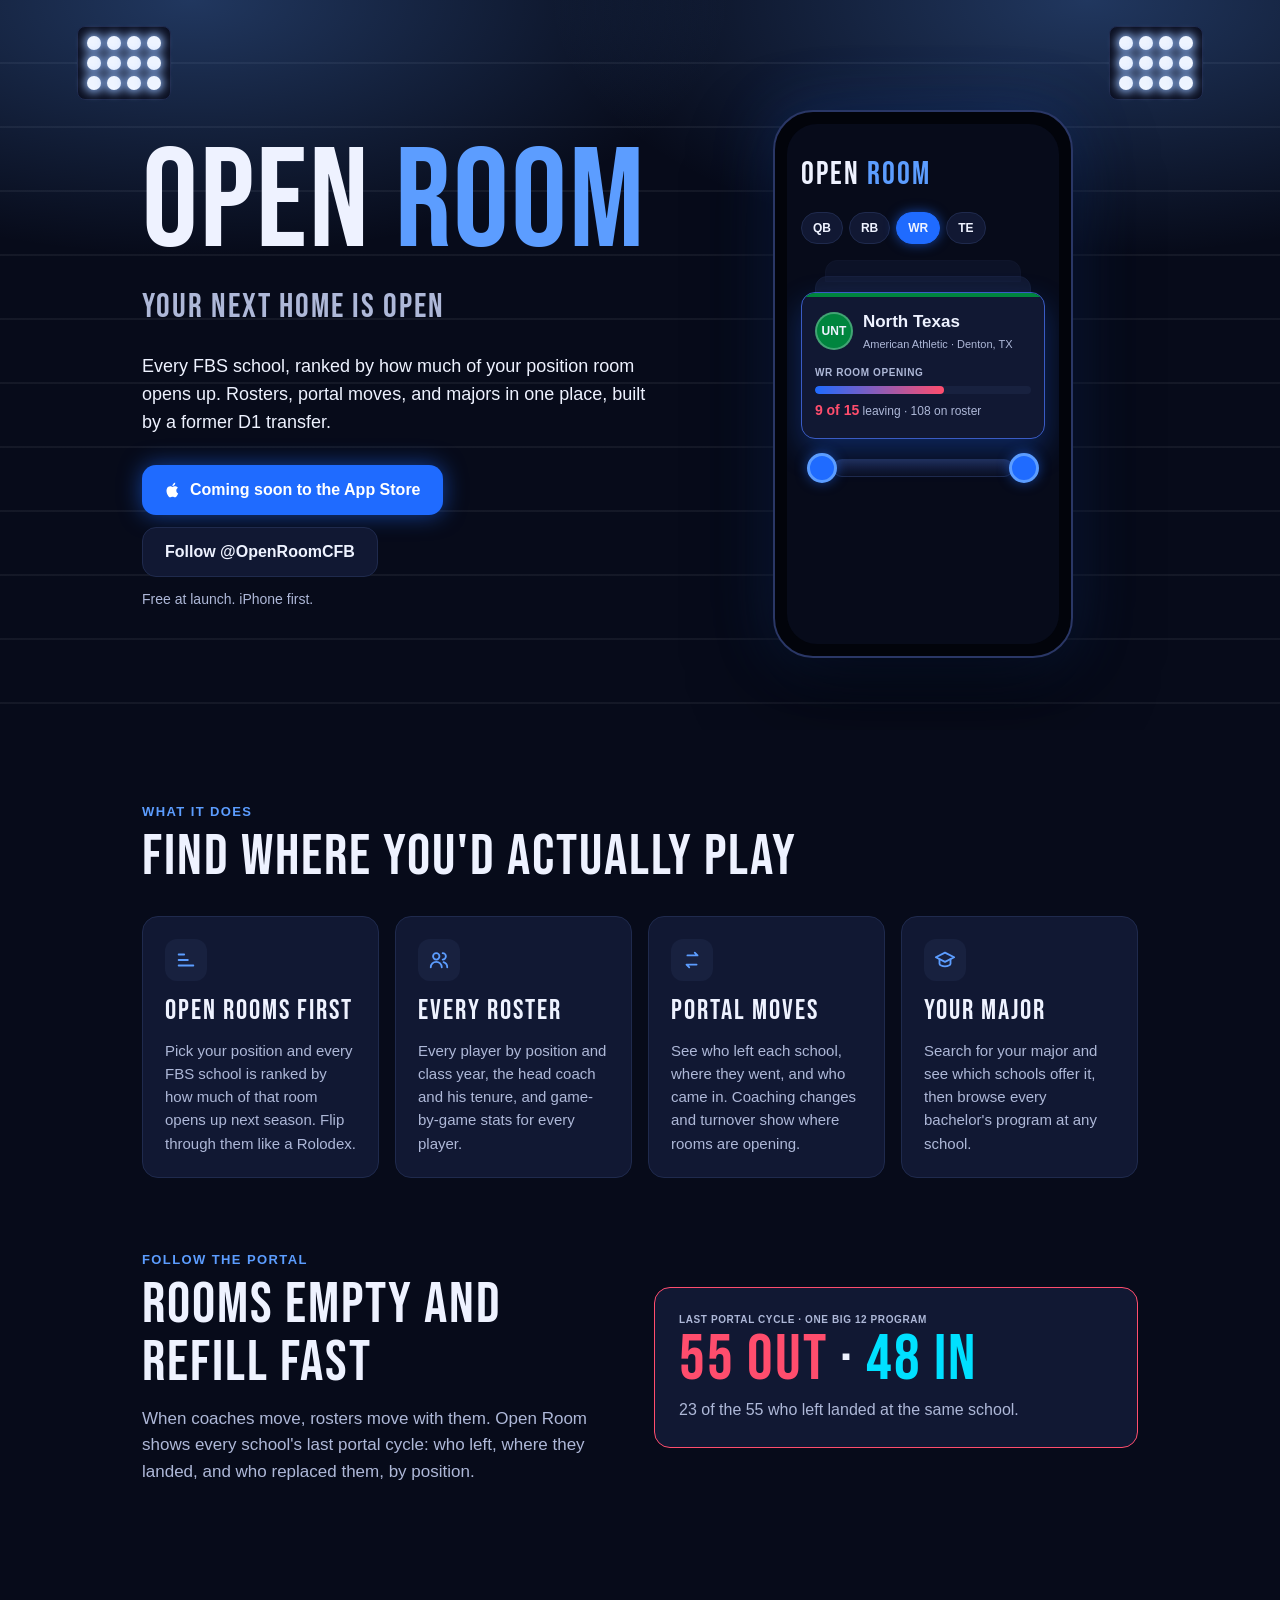
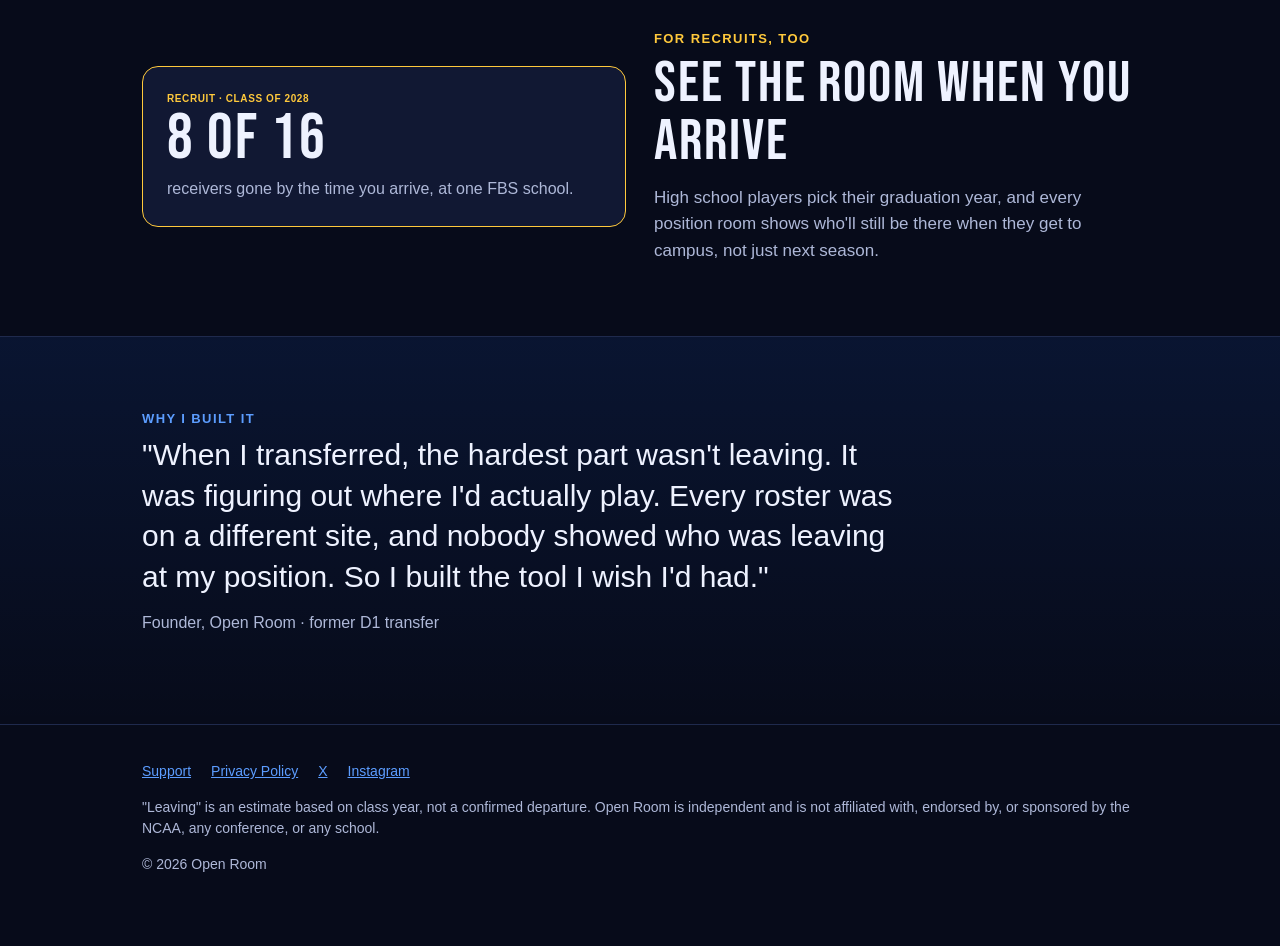
<file: index.html>
<!doctype html>
<html lang="en">
<head>
<meta charset="utf-8">
<meta name="viewport" content="width=device-width, initial-scale=1">
<title>Open Room · Your next home is open</title>
<meta name="description" content="Open Room ranks every FBS school by how much of your position room opens up, with rosters, portal moves, and majors. Built by a former D1 transfer.">
<link rel="preconnect" href="https://fonts.googleapis.com">
<link rel="preconnect" href="https://fonts.gstatic.com" crossorigin>
<link rel="stylesheet" href="https://fonts.googleapis.com/css2?family=Bebas+Neue&display=swap">
<style>
:root{--bg:#070B1A;--surface:#111833;--surface2:#18213F;--border:#1F2A4D;--text:#EEF2FF;--muted:#AEB8D8;--accent:#1F6BFF;--accentText:#5C9DFF;--cyan:#00E0FF;--hot:#FF4D6D;--gold:#FFC93C}
*{box-sizing:border-box}
html{-webkit-text-size-adjust:100%}
body{margin:0;background:var(--bg);color:var(--text);font-family:-apple-system,BlinkMacSystemFont,"Segoe UI",Helvetica,sans-serif;line-height:1.55}
a{color:var(--accentText)}
.display{font-family:"Bebas Neue","Arial Narrow",sans-serif;letter-spacing:2px;font-weight:400}
.wrap{max-width:1040px;margin:0 auto;padding:0 22px}

/* Hero */
.hero{position:relative;overflow:hidden;padding:110px 0 72px;
  background:
    radial-gradient(60% 50% at 15% 0%,rgba(92,157,255,.30) 0%,transparent 70%),
    radial-gradient(60% 50% at 85% 0%,rgba(92,157,255,.30) 0%,transparent 70%),
    repeating-linear-gradient(180deg,transparent 0 62px,rgba(238,242,255,.06) 62px 64px),
    var(--bg)}
.bank{position:absolute;top:26px;display:grid;grid-template-columns:repeat(4,14px);gap:6px;padding:9px;border-radius:8px;background:#0B1022;border:1px solid var(--border)}
.bank.left{left:6%}.bank.right{right:6%}
.bulb{width:14px;height:14px;border-radius:50%;background:#EEF4FF;box-shadow:0 0 10px 3px rgba(150,190,255,.85);animation:flick .6s linear both}
@keyframes flick{0%{background:#1A2340;box-shadow:none}25%{background:#EEF4FF;box-shadow:0 0 10px 3px rgba(150,190,255,.85)}35%{background:#2A3766;box-shadow:none}50%,100%{background:#EEF4FF;box-shadow:0 0 10px 3px rgba(150,190,255,.85)}}
.hero-grid{display:grid;grid-template-columns:1.1fr .9fr;gap:40px;align-items:center}
.title{margin:0;font-size:clamp(76px,13vw,140px);line-height:.88;animation:slam .6s cubic-bezier(.2,.9,.3,1.2) .5s both}
.title span{color:var(--accentText)}
@keyframes slam{0%{opacity:0;transform:scale(1.35);filter:blur(8px)}100%{opacity:1;transform:scale(1);filter:blur(0)}}
.tagline{margin:14px 0 0;font-size:clamp(24px,3.4vw,34px);color:var(--muted);animation:up .5s ease-out .9s both}
@keyframes up{from{opacity:0;transform:translateY(10px)}to{opacity:1;transform:none}}
.lead{max-width:520px;font-size:18px;color:var(--text);margin:20px 0 28px}
.ctas{display:flex;flex-wrap:wrap;gap:12px}
.btn{display:inline-flex;align-items:center;justify-content:center;gap:8px;min-height:50px;padding:0 22px;border-radius:14px;font-weight:700;font-size:16px;text-decoration:none}
.btn.primary{background:var(--accent);color:#fff;box-shadow:0 0 22px rgba(31,107,255,.55)}
.btn.ghost{border:1px solid var(--border);background:var(--surface);color:var(--text)}
.btn.soon{cursor:default}
.note{margin-top:12px;font-size:14px;color:var(--muted)}

/* Phone */
.phone{justify-self:center;width:300px;border-radius:40px;padding:12px;background:#02040B;border:2px solid #2A3766;box-shadow:0 30px 80px rgba(0,0,0,.6),0 0 60px rgba(31,107,255,.25)}
.screen{border-radius:30px;background:var(--bg);padding:26px 14px 18px;min-height:520px;position:relative;overflow:hidden}
.screen h3{margin:0 0 4px;font-size:32px}
.screen h3 span{color:var(--accentText)}
.chips{display:flex;gap:6px;margin:12px 0 16px}
.chip{padding:6px 11px;border-radius:999px;border:1px solid var(--border);background:var(--surface);font-size:12px;font-weight:700}
.chip.on{background:var(--accent);border-color:var(--accent);box-shadow:0 0 12px rgba(31,107,255,.6)}
.peek{height:22px;margin:0 14px -6px;border-radius:12px 12px 0 0;background:var(--surface2);border:1px solid var(--border);opacity:.6}
.peek.p2{margin:0 24px -6px;opacity:.35}
.card{position:relative;border-radius:14px;background:var(--surface);border:1px solid #3A5BC4;overflow:hidden;box-shadow:0 12px 30px rgba(31,107,255,.3)}
.stripe{height:4px;background:#00853E}
.cbody{padding:12px 13px 16px}
.row{display:flex;align-items:center;gap:10px}
.badge{width:38px;height:38px;border-radius:50%;background:#00853E;border:2px solid rgba(238,242,255,.28);display:flex;align-items:center;justify-content:center;font-weight:800;font-size:12px}
.cname{font-size:17px;font-weight:800}
.csub{font-size:11px;color:var(--muted)}
.lbl{display:block;margin-top:12px;font-size:10px;font-weight:700;letter-spacing:.6px;color:var(--muted)}
.track{height:8px;border-radius:999px;background:var(--surface2);overflow:hidden;margin:6px 0}
.fill{height:100%;width:60%;border-radius:999px;background:linear-gradient(90deg,var(--accent),var(--hot))}
.count{font-size:12px;color:var(--muted)}.count b{color:var(--hot);font-size:14px}
.drum{display:flex;align-items:center;margin:14px 6px 0}
.knob{width:30px;height:30px;border-radius:50%;background:var(--accent);border:3px solid var(--accentText);box-shadow:0 0 12px rgba(31,107,255,.5);z-index:1}
.axle{flex:1;height:18px;margin:0 -4px;border-radius:9px;background:linear-gradient(180deg,#1F2A4D,#111833 55%,#0B1022);border:1px solid var(--border)}

/* Sections */
section{padding:72px 0}
.kicker{font-size:13px;font-weight:800;letter-spacing:1.4px;color:var(--accentText);text-transform:uppercase;margin:0 0 6px}
h2{margin:0 0 30px;font-size:clamp(40px,6vw,58px);line-height:1}
.features{display:grid;grid-template-columns:repeat(auto-fit,minmax(220px,1fr));gap:16px}
.feat{background:var(--surface);border:1px solid var(--border);border-radius:16px;padding:22px}
.feat h3{margin:8px 0 6px;font-size:28px}
.feat p{margin:0;color:var(--muted);font-size:15px}
.icon{width:42px;height:42px;border-radius:12px;display:flex;align-items:center;justify-content:center;background:var(--surface2)}
.split{display:grid;grid-template-columns:1fr 1fr;gap:28px;align-items:center}
.stat{background:var(--surface);border:1px solid var(--hot);border-radius:16px;padding:24px}
.stat .big{font-size:64px;line-height:1}
.stat .big .out{color:var(--hot)}.stat .big .in{color:var(--cyan)}
.story{background:linear-gradient(180deg,rgba(31,107,255,.10),transparent);border-top:1px solid var(--border);border-bottom:1px solid var(--border)}
.quote{font-size:clamp(22px,3vw,30px);line-height:1.35;max-width:760px;margin:0}
.sign{margin-top:14px;color:var(--muted)}
footer{padding:36px 0 56px;color:var(--muted);font-size:14px}
footer nav{display:flex;gap:20px;flex-wrap:wrap;margin-bottom:14px}
@media (max-width:820px){.hero{padding-top:96px}.hero-grid,.split{grid-template-columns:1fr}.phone{margin-top:10px}.bank.left{left:4%}.bank.right{right:4%}}
@media (prefers-reduced-motion:reduce){*{animation:none!important}}
</style>
</head>
<body>

<header class="hero">
  <div class="bank left" aria-hidden="true">
    <i class="bulb" style="animation-delay:.10s"></i><i class="bulb" style="animation-delay:.13s"></i><i class="bulb" style="animation-delay:.16s"></i><i class="bulb" style="animation-delay:.19s"></i>
    <i class="bulb" style="animation-delay:.19s"></i><i class="bulb" style="animation-delay:.22s"></i><i class="bulb" style="animation-delay:.25s"></i><i class="bulb" style="animation-delay:.28s"></i>
    <i class="bulb" style="animation-delay:.28s"></i><i class="bulb" style="animation-delay:.31s"></i><i class="bulb" style="animation-delay:.34s"></i><i class="bulb" style="animation-delay:.37s"></i>
  </div>
  <div class="bank right" aria-hidden="true">
    <i class="bulb" style="animation-delay:.35s"></i><i class="bulb" style="animation-delay:.38s"></i><i class="bulb" style="animation-delay:.41s"></i><i class="bulb" style="animation-delay:.44s"></i>
    <i class="bulb" style="animation-delay:.44s"></i><i class="bulb" style="animation-delay:.47s"></i><i class="bulb" style="animation-delay:.50s"></i><i class="bulb" style="animation-delay:.53s"></i>
    <i class="bulb" style="animation-delay:.53s"></i><i class="bulb" style="animation-delay:.56s"></i><i class="bulb" style="animation-delay:.59s"></i><i class="bulb" style="animation-delay:.62s"></i>
  </div>

  <div class="wrap hero-grid">
    <div>
      <h1 class="title display">OPEN <span>ROOM</span></h1>
      <p class="tagline display">Your next home is open</p>
      <p class="lead">Every FBS school, ranked by how much of your position room opens up. Rosters, portal moves, and majors in one place, built by a former D1 transfer.</p>
      <div class="ctas">
        <span class="btn primary soon" role="text"><svg width="18" height="18" viewBox="0 0 24 24" fill="currentColor" aria-hidden="true"><path d="M16.4 12.6c0-2.4 2-3.6 2.1-3.7-1.1-1.7-2.9-1.9-3.5-1.9-1.5-.2-2.9.9-3.7.9-.8 0-1.9-.9-3.2-.8-1.6 0-3.1 1-4 2.4-1.7 3-.4 7.4 1.2 9.8.8 1.2 1.8 2.5 3 2.4 1.2 0 1.7-.8 3.1-.8s1.9.8 3.2.8 2.1-1.2 2.9-2.4c.9-1.4 1.3-2.7 1.3-2.8-.1 0-2.4-.9-2.4-3.9zM14 5.4c.7-.8 1.1-1.9 1-3-1 0-2.1.7-2.8 1.5-.6.7-1.2 1.8-1 2.9 1.1.1 2.1-.6 2.8-1.4z"/></svg>Coming soon to the App Store</span>
        <a class="btn ghost" href="https://x.com/OpenRoomCFB">Follow @OpenRoomCFB</a>
      </div>
      <p class="note">Free at launch. iPhone first.</p>
    </div>

    <div class="phone" aria-label="Open Room app preview">
      <div class="screen">
        <h3 class="display">OPEN <span>ROOM</span></h3>
        <div class="chips"><span class="chip">QB</span><span class="chip">RB</span><span class="chip on">WR</span><span class="chip">TE</span></div>
        <div class="peek p2"></div>
        <div class="peek"></div>
        <div class="card">
          <div class="stripe"></div>
          <div class="cbody">
            <div class="row">
              <div class="badge">UNT</div>
              <div><div class="cname">North Texas</div><div class="csub">American Athletic · Denton, TX</div></div>
            </div>
            <span class="lbl">WR ROOM OPENING</span>
            <div class="track"><div class="fill"></div></div>
            <div class="count"><b>9 of 15</b> leaving · 108 on roster</div>
          </div>
        </div>
        <div class="drum"><span class="knob"></span><span class="axle"></span><span class="knob"></span></div>
      </div>
    </div>
  </div>
</header>

<main>
  <section>
    <div class="wrap">
      <p class="kicker">What it does</p>
      <h2 class="display">Find where you'd actually play</h2>
      <div class="features">
        <div class="feat">
          <div class="icon"><svg width="22" height="22" viewBox="0 0 24 24" fill="none" stroke="#5C9DFF" stroke-width="2" stroke-linecap="round" aria-hidden="true"><path d="M4 18h16M4 12h10M4 6h6"/></svg></div>
          <h3 class="display">Open rooms first</h3>
          <p>Pick your position and every FBS school is ranked by how much of that room opens up next season. Flip through them like a Rolodex.</p>
        </div>
        <div class="feat">
          <div class="icon"><svg width="22" height="22" viewBox="0 0 24 24" fill="none" stroke="#5C9DFF" stroke-width="2" stroke-linecap="round" stroke-linejoin="round" aria-hidden="true"><circle cx="9" cy="8" r="3.5"/><path d="M3 20c0-3.3 2.7-6 6-6s6 2.7 6 6M16 4.5a3.5 3.5 0 0 1 0 7M21 20c0-2.6-1.6-4.8-4-5.6"/></svg></div>
          <h3 class="display">Every roster</h3>
          <p>Every player by position and class year, the head coach and his tenure, and game-by-game stats for every player.</p>
        </div>
        <div class="feat">
          <div class="icon"><svg width="22" height="22" viewBox="0 0 24 24" fill="none" stroke="#5C9DFF" stroke-width="2" stroke-linecap="round" stroke-linejoin="round" aria-hidden="true"><path d="M7 7h11l-3-3M17 17H6l3 3"/></svg></div>
          <h3 class="display">Portal moves</h3>
          <p>See who left each school, where they went, and who came in. Coaching changes and turnover show where rooms are opening.</p>
        </div>
        <div class="feat">
          <div class="icon"><svg width="22" height="22" viewBox="0 0 24 24" fill="none" stroke="#5C9DFF" stroke-width="2" stroke-linecap="round" stroke-linejoin="round" aria-hidden="true"><path d="M2 9l10-5 10 5-10 5z"/><path d="M6 11v5c0 1.5 2.7 3 6 3s6-1.5 6-3v-5"/></svg></div>
          <h3 class="display">Your major</h3>
          <p>Search for your major and see which schools offer it, then browse every bachelor's program at any school.</p>
        </div>
      </div>
    </div>
  </section>

  <section style="padding-top:0">
    <div class="wrap split">
      <div>
        <p class="kicker">Follow the portal</p>
        <h2 class="display" style="margin-bottom:14px">Rooms empty and refill fast</h2>
        <p style="color:var(--muted);font-size:17px;margin:0">When coaches move, rosters move with them. Open Room shows every school's last portal cycle: who left, where they landed, and who replaced them, by position.</p>
      </div>
      <div class="stat">
        <span class="lbl" style="margin-top:0">LAST PORTAL CYCLE · ONE BIG 12 PROGRAM</span>
        <div class="big display"><span class="out">55 out</span> · <span class="in">48 in</span></div>
        <p style="margin:6px 0 0;color:var(--muted)">23 of the 55 who left landed at the same school.</p>
      </div>
    </div>
  </section>

  <section>
    <div class="wrap split">
      <div class="stat" style="border-color:var(--gold)">
        <span class="lbl" style="margin-top:0;color:var(--gold)">RECRUIT · CLASS OF 2028</span>
        <div class="big display">8 of 16</div>
        <p style="margin:6px 0 0;color:var(--muted)">receivers gone by the time you arrive, at one FBS school.</p>
      </div>
      <div>
        <p class="kicker" style="color:var(--gold)">For recruits, too</p>
        <h2 class="display" style="margin-bottom:14px">See the room when you arrive</h2>
        <p style="color:var(--muted);font-size:17px;margin:0">High school players pick their graduation year, and every position room shows who'll still be there when they get to campus, not just next season.</p>
      </div>
    </div>
  </section>

  <section class="story">
    <div class="wrap">
      <p class="kicker">Why I built it</p>
      <p class="quote">"When I transferred, the hardest part wasn't leaving. It was figuring out where I'd actually play. Every roster was on a different site, and nobody showed who was leaving at my position. So I built the tool I wish I'd had."</p>
      <p class="sign">Founder, Open Room · former D1 transfer</p>
    </div>
  </section>
</main>

<footer>
  <div class="wrap">
    <nav><a href="support.html">Support</a><a href="privacy.html">Privacy Policy</a><a href="https://x.com/OpenRoomCFB">X</a><a href="https://instagram.com/openroomcfb">Instagram</a></nav>
    <p>"Leaving" is an estimate based on class year, not a confirmed departure. Open Room is independent and is not affiliated with, endorsed by, or sponsored by the NCAA, any conference, or any school.</p>
    <p>© 2026 Open Room</p>
  </div>
</footer>
</body>
</html>
</file>
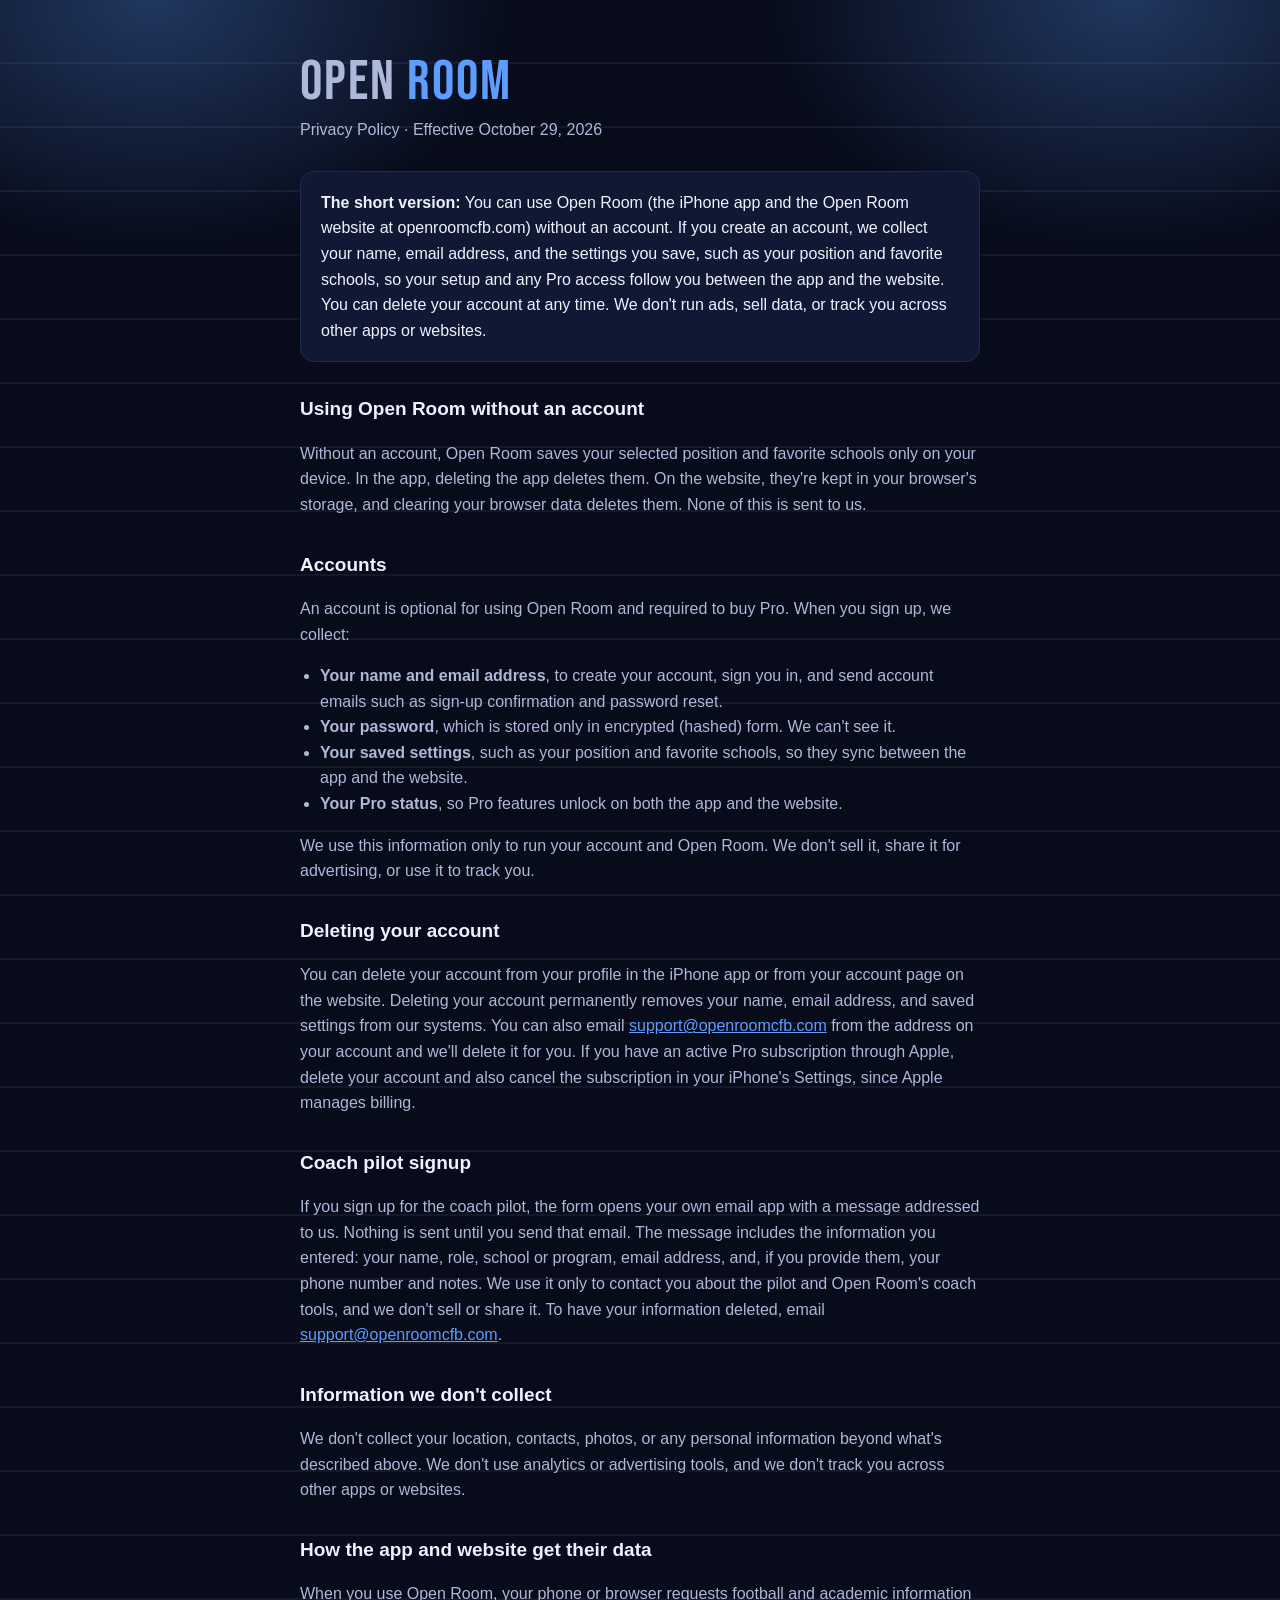
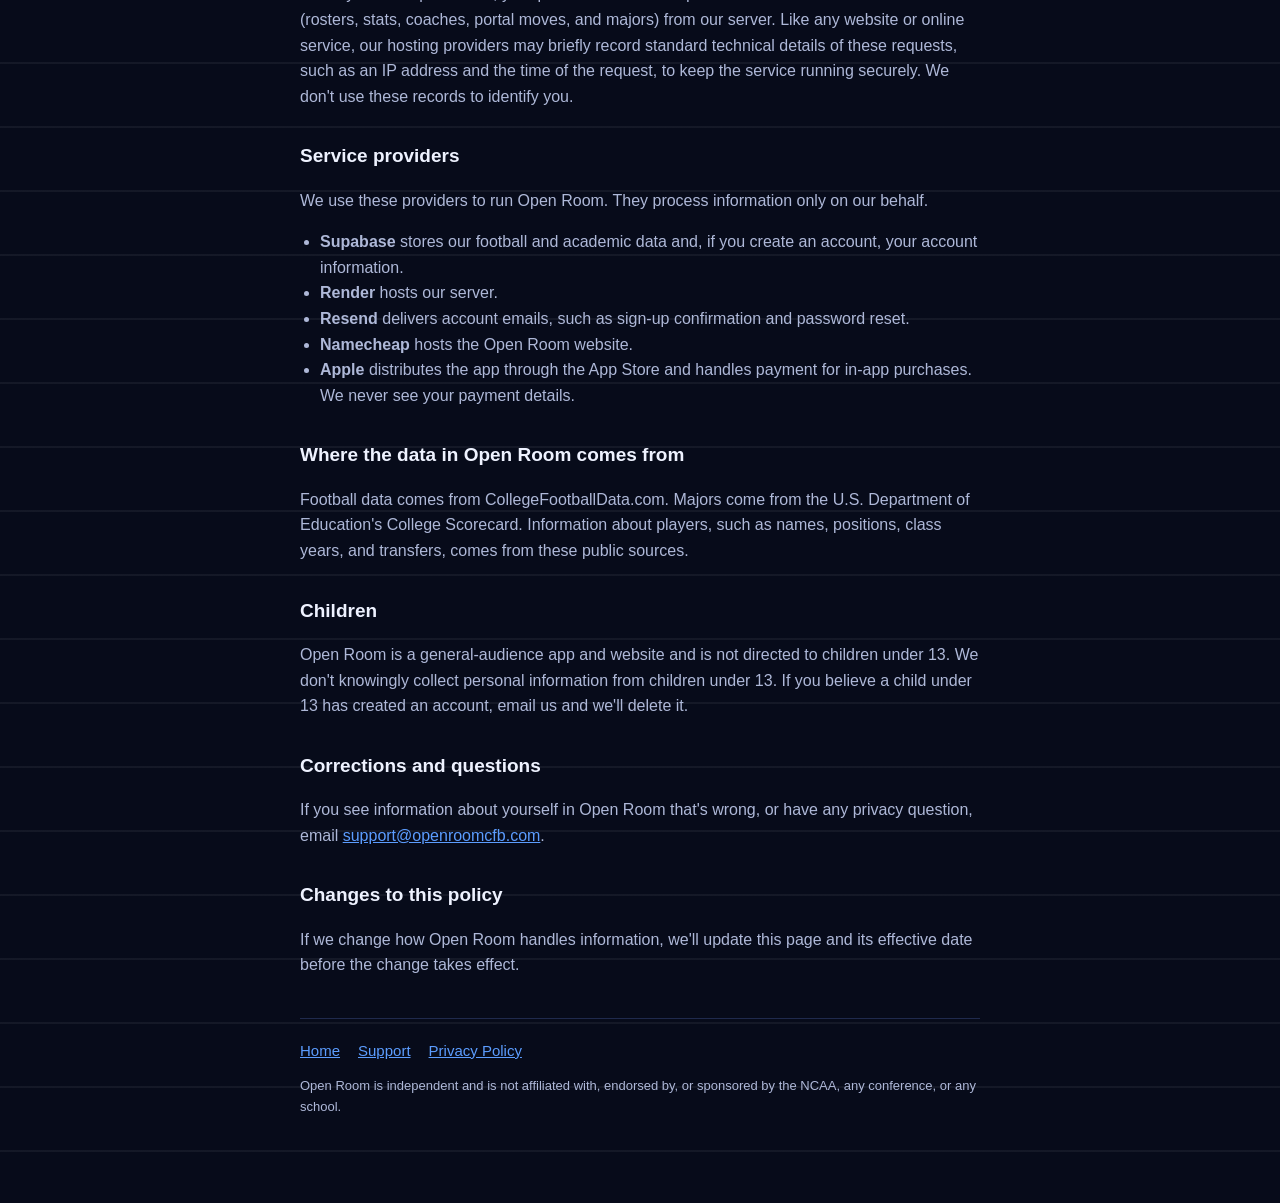
<file: privacy.html>
<!doctype html>
<html lang="en">
<head>
<meta charset="utf-8">
<meta name="viewport" content="width=device-width, initial-scale=1">
<title>Privacy Policy · Open Room</title>
<link rel="stylesheet" href="style.css">
</head>
<body>
<main>
<header>
<p class="brand">OPEN <span>ROOM</span></p>
<p class="sub">Privacy Policy · Effective October 29, 2026</p>
</header>

<div class="card"><strong>The short version:</strong> You can use Open Room (the iPhone app and the Open Room website at openroomcfb.com) without an account. If you create an account, we collect your name, email address, and the settings you save, such as your position and favorite schools, so your setup and any Pro access follow you between the app and the website. You can delete your account at any time. We don't run ads, sell data, or track you across other apps or websites.</div>

<h2>Using Open Room without an account</h2>
<p>Without an account, Open Room saves your selected position and favorite schools only on your device. In the app, deleting the app deletes them. On the website, they're kept in your browser's storage, and clearing your browser data deletes them. None of this is sent to us.</p>

<h2>Accounts</h2>
<p>An account is optional for using Open Room and required to buy Pro. When you sign up, we collect:</p>
<ul>
<li><strong>Your name and email address</strong>, to create your account, sign you in, and send account emails such as sign-up confirmation and password reset.</li>
<li><strong>Your password</strong>, which is stored only in encrypted (hashed) form. We can't see it.</li>
<li><strong>Your saved settings</strong>, such as your position and favorite schools, so they sync between the app and the website.</li>
<li><strong>Your Pro status</strong>, so Pro features unlock on both the app and the website.</li>
</ul>
<p>We use this information only to run your account and Open Room. We don't sell it, share it for advertising, or use it to track you.</p>

<h2>Deleting your account</h2>
<p>You can delete your account from your profile in the iPhone app or from your account page on the website. Deleting your account permanently removes your name, email address, and saved settings from our systems. You can also email <a href="mailto:support@openroomcfb.com">support@openroomcfb.com</a> from the address on your account and we'll delete it for you. If you have an active Pro subscription through Apple, delete your account and also cancel the subscription in your iPhone's Settings, since Apple manages billing.</p>

<h2>Coach pilot signup</h2>
<p>If you sign up for the coach pilot, the form opens your own email app with a message addressed to us. Nothing is sent until you send that email. The message includes the information you entered: your name, role, school or program, email address, and, if you provide them, your phone number and notes. We use it only to contact you about the pilot and Open Room's coach tools, and we don't sell or share it. To have your information deleted, email <a href="mailto:support@openroomcfb.com">support@openroomcfb.com</a>.</p>

<h2>Information we don't collect</h2>
<p>We don't collect your location, contacts, photos, or any personal information beyond what's described above. We don't use analytics or advertising tools, and we don't track you across other apps or websites.</p>

<h2>How the app and website get their data</h2>
<p>When you use Open Room, your phone or browser requests football and academic information (rosters, stats, coaches, portal moves, and majors) from our server. Like any website or online service, our hosting providers may briefly record standard technical details of these requests, such as an IP address and the time of the request, to keep the service running securely. We don't use these records to identify you.</p>

<h2>Service providers</h2>
<p>We use these providers to run Open Room. They process information only on our behalf.</p>
<ul>
<li><strong>Supabase</strong> stores our football and academic data and, if you create an account, your account information.</li>
<li><strong>Render</strong> hosts our server.</li>
<li><strong>Resend</strong> delivers account emails, such as sign-up confirmation and password reset.</li>
<li><strong>Namecheap</strong> hosts the Open Room website.</li>
<li><strong>Apple</strong> distributes the app through the App Store and handles payment for in-app purchases. We never see your payment details.</li>
</ul>

<h2>Where the data in Open Room comes from</h2>
<p>Football data comes from CollegeFootballData.com. Majors come from the U.S. Department of Education's College Scorecard. Information about players, such as names, positions, class years, and transfers, comes from these public sources.</p>

<h2>Children</h2>
<p>Open Room is a general-audience app and website and is not directed to children under 13. We don't knowingly collect personal information from children under 13. If you believe a child under 13 has created an account, email us and we'll delete it.</p>

<h2>Corrections and questions</h2>
<p>If you see information about yourself in Open Room that's wrong, or have any privacy question, email <a href="mailto:support@openroomcfb.com">support@openroomcfb.com</a>.</p>

<h2>Changes to this policy</h2>
<p>If we change how Open Room handles information, we'll update this page and its effective date before the change takes effect.</p>

<nav><a href="index.html">Home</a><a href="support.html">Support</a><a href="privacy.html">Privacy Policy</a></nav>
<p class="small">Open Room is independent and is not affiliated with, endorsed by, or sponsored by the NCAA, any conference, or any school.</p>
</main>
</body>
</html>
</file>
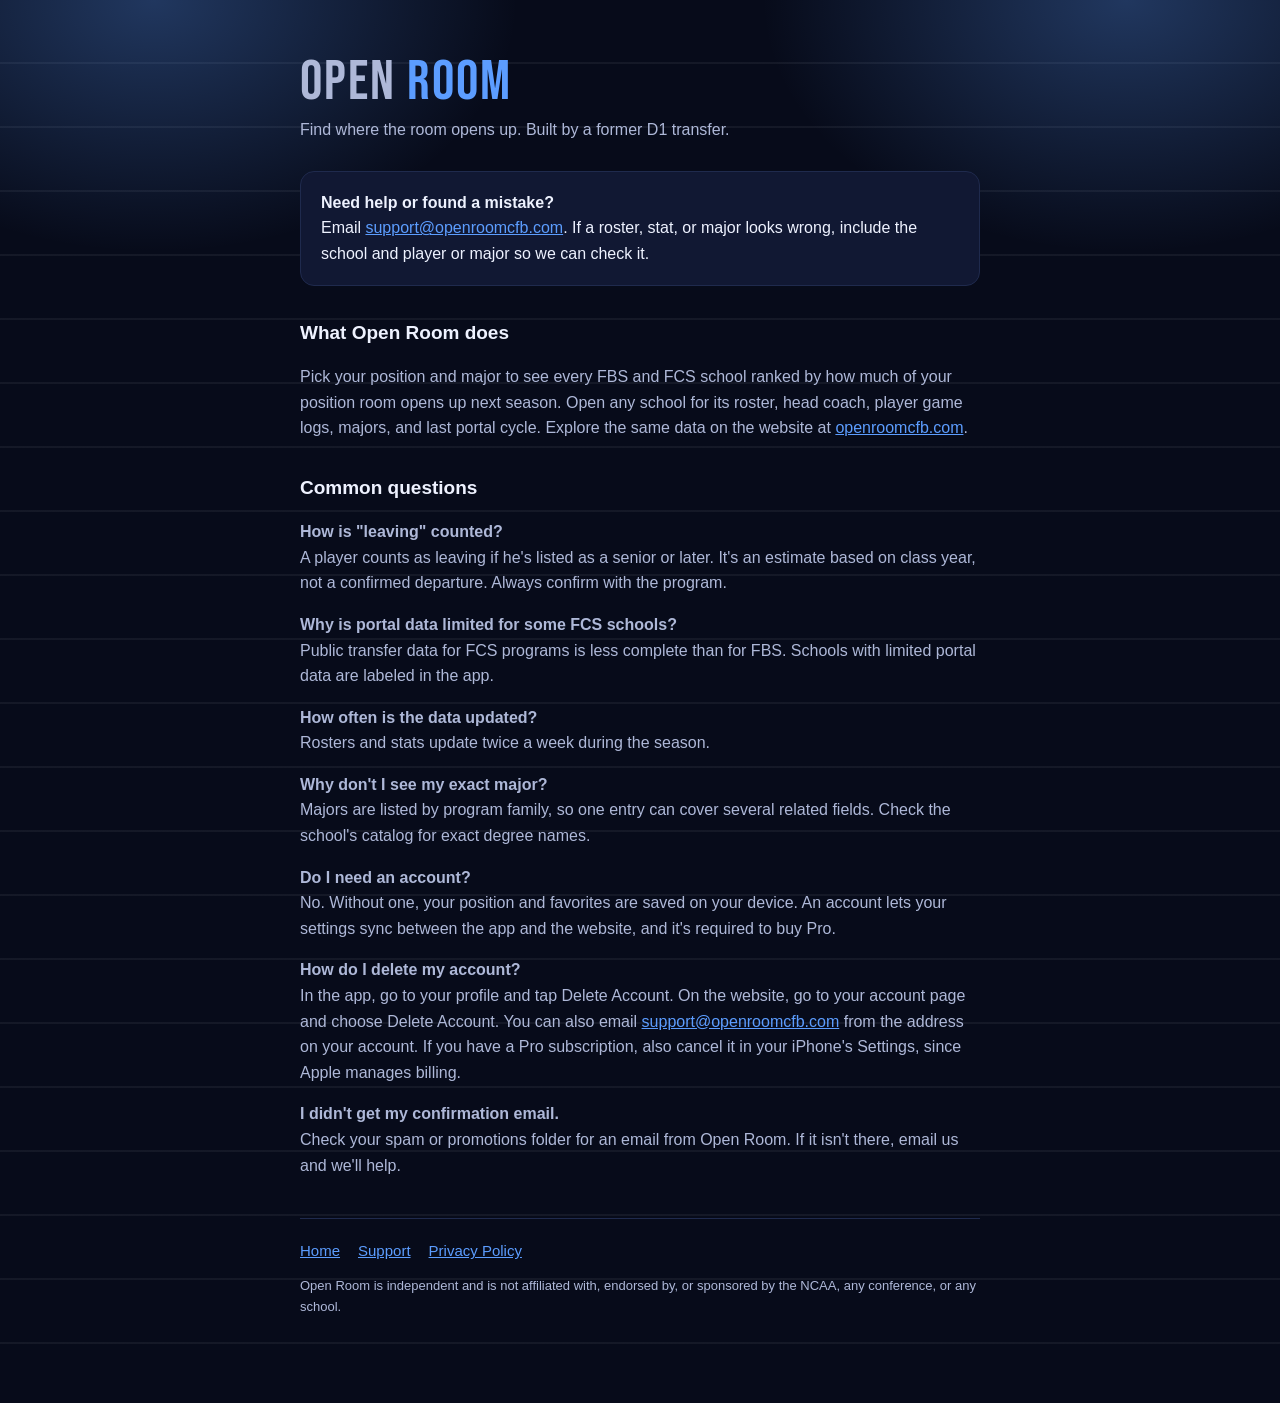
<file: support.html>
<!doctype html>
<html lang="en">
<head>
<meta charset="utf-8">
<meta name="viewport" content="width=device-width, initial-scale=1">
<title>Support · Open Room</title>
<link rel="stylesheet" href="style.css">
</head>
<body>
<main>
<header>
<p class="brand">OPEN <span>ROOM</span></p>
<p class="sub">Find where the room opens up. Built by a former D1 transfer.</p>
</header>

<div class="card"><strong>Need help or found a mistake?</strong><br>Email <a href="mailto:support@openroomcfb.com">support@openroomcfb.com</a>. If a roster, stat, or major looks wrong, include the school and player or major so we can check it.</div>

<h2>What Open Room does</h2>
<p>Pick your position and major to see every FBS and FCS school ranked by how much of your position room opens up next season. Open any school for its roster, head coach, player game logs, majors, and last portal cycle. Explore the same data on the website at <a href="https://openroomcfb.com">openroomcfb.com</a>.</p>

<h2>Common questions</h2>
<p><strong>How is "leaving" counted?</strong><br>A player counts as leaving if he's listed as a senior or later. It's an estimate based on class year, not a confirmed departure. Always confirm with the program.</p>
<p><strong>Why is portal data limited for some FCS schools?</strong><br>Public transfer data for FCS programs is less complete than for FBS. Schools with limited portal data are labeled in the app.</p>
<p><strong>How often is the data updated?</strong><br>Rosters and stats update twice a week during the season.</p>
<p><strong>Why don't I see my exact major?</strong><br>Majors are listed by program family, so one entry can cover several related fields. Check the school's catalog for exact degree names.</p>
<p><strong>Do I need an account?</strong><br>No. Without one, your position and favorites are saved on your device. An account lets your settings sync between the app and the website, and it's required to buy Pro.</p>
<p><strong>How do I delete my account?</strong><br>In the app, go to your profile and tap Delete Account. On the website, go to your account page and choose Delete Account. You can also email <a href="mailto:support@openroomcfb.com">support@openroomcfb.com</a> from the address on your account. If you have a Pro subscription, also cancel it in your iPhone's Settings, since Apple manages billing.</p>
<p><strong>I didn't get my confirmation email.</strong><br>Check your spam or promotions folder for an email from Open Room. If it isn't there, email us and we'll help.</p>

<nav><a href="index.html">Home</a><a href="support.html">Support</a><a href="privacy.html">Privacy Policy</a></nav>
<p class="small">Open Room is independent and is not affiliated with, endorsed by, or sponsored by the NCAA, any conference, or any school.</p>
</main>
</body>
</html>
</file>
<file: style.css>
@import url('https://fonts.googleapis.com/css2?family=Bebas+Neue&display=swap');
:root{--bg:#070B1A;--surface:#111833;--border:#1F2A4D;--text:#EEF2FF;--muted:#AEB8D8;--accent:#5C9DFF;--gold:#FFC93C}
*{box-sizing:border-box}
html{-webkit-text-size-adjust:100%}
body{
  margin:0;min-height:100vh;color:var(--text);line-height:1.6;
  font-family:-apple-system,BlinkMacSystemFont,"Segoe UI",Helvetica,sans-serif;
  background:
    radial-gradient(520px 360px at 12% 0%,rgba(92,157,255,.30) 0%,transparent 70%),
    radial-gradient(520px 360px at 88% 0%,rgba(92,157,255,.30) 0%,transparent 70%),
    repeating-linear-gradient(180deg,transparent 0 62px,rgba(238,242,255,.06) 62px 64px),
    var(--bg);
  background-repeat:no-repeat,no-repeat,repeat;
}
main{max-width:720px;margin:0 auto;padding:56px 20px 72px}
header{margin-bottom:28px}
.brand{font-family:"Bebas Neue","Arial Narrow",sans-serif;font-weight:400;font-size:56px;line-height:.95;letter-spacing:2px;margin:0}
.brand span{color:var(--accent)}
.sub{color:var(--muted);margin:8px 0 0}
h2{font-size:19px;margin:32px 0 8px}
p,li{color:var(--muted);font-size:16px}
ul{padding-left:20px}
a{color:var(--accent)}
.card{background:var(--surface);border:1px solid var(--border);border-radius:14px;padding:18px 20px;margin:18px 0}
.card strong{color:var(--text)}
nav{display:flex;gap:18px;flex-wrap:wrap;margin-top:40px;padding-top:20px;border-top:1px solid var(--border);font-size:15px}
.small{font-size:13px;color:var(--muted)}
</file>
